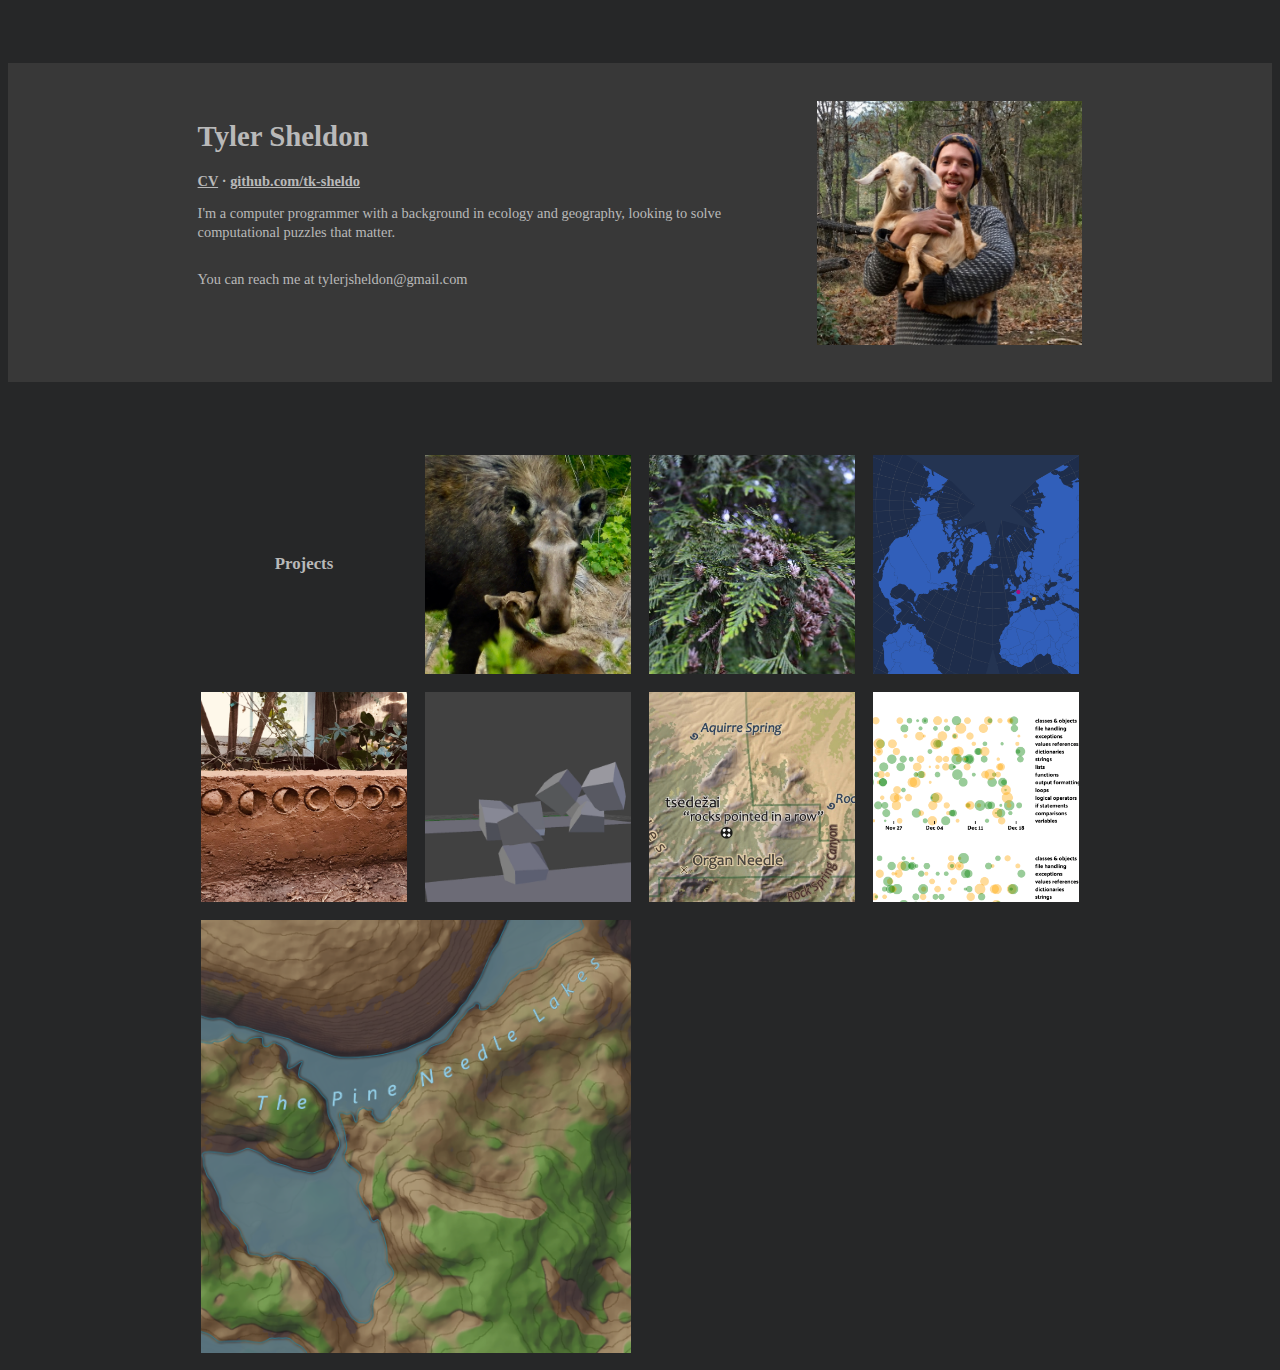
<file: index.html>
<!DOCTYPE html>

<head>
	<meta charset="utf-8" />
	<meta name="viewport" content="width=device-width, initial-scale=1" /> 
	<link href="styles.css" rel="stylesheet">
</head>

<body>
	<div id="header">
		<div id="hc">
			<div id="header-text">
				<h1>Tyler Sheldon</h1>
					<h4>
						<a href="media/Sheldon_CV.pdf">CV</a> &#x000B7 
						<a href="https: //github.com/tk-sheldo">github.com/tk-sheldo</a>
					</h4>
				<p>I'm a computer programmer with a background in ecology and geography, looking to solve computational puzzles that matter.</p>
				<p>You can reach me at tylerjsheld<span style="display: none;">REMOVE</span>on@gmail.com</p>
			</div>
			<img src="media/kiwi-and-goat.jpg">
		</div>
	</div>
		
	<div id="projects" class="content">
		<div id="projects-label">
			<h3>Projects</h3>
		</div>
		<div>
			<a href="projects/moose.html">
				<img src="media/moose_thumb.jpeg">
			</a>
		</div>
		<div>
			<a href="projects/inaturalist-to-google-sheets.html">
				<img src="media/cedar.jpeg">
			</a>
		</div>
		<div>
			<a href="projects/westfield-map/index.html">
				<img src="media/westfield-thumb.png">
			</a>
		</div>
		<div>
			<a href="projects/cob-wall.html">
				<img src="media/cob-thumb.jpeg">
			</a>
		</div>
		<div>
			<a href="projects/blender.html">
				<img src="media/broken_cube.png">
			</a>
		</div>
		<div>
			<a href="projects/OMDP.html">
				<img src="media/OMDP-thumb.png">
			</a>
		</div>
		<div>
			<a href="projects/student-viz/index.html">
				<img src="media/student-viz-thumb.png">
			</a>
		</div>
		<div>
			<a href="projects/the-very-small.html">
				<img src="media/the-very-small-thumb.png">
			</a>
		</div>

	</div>
</body>
</file>
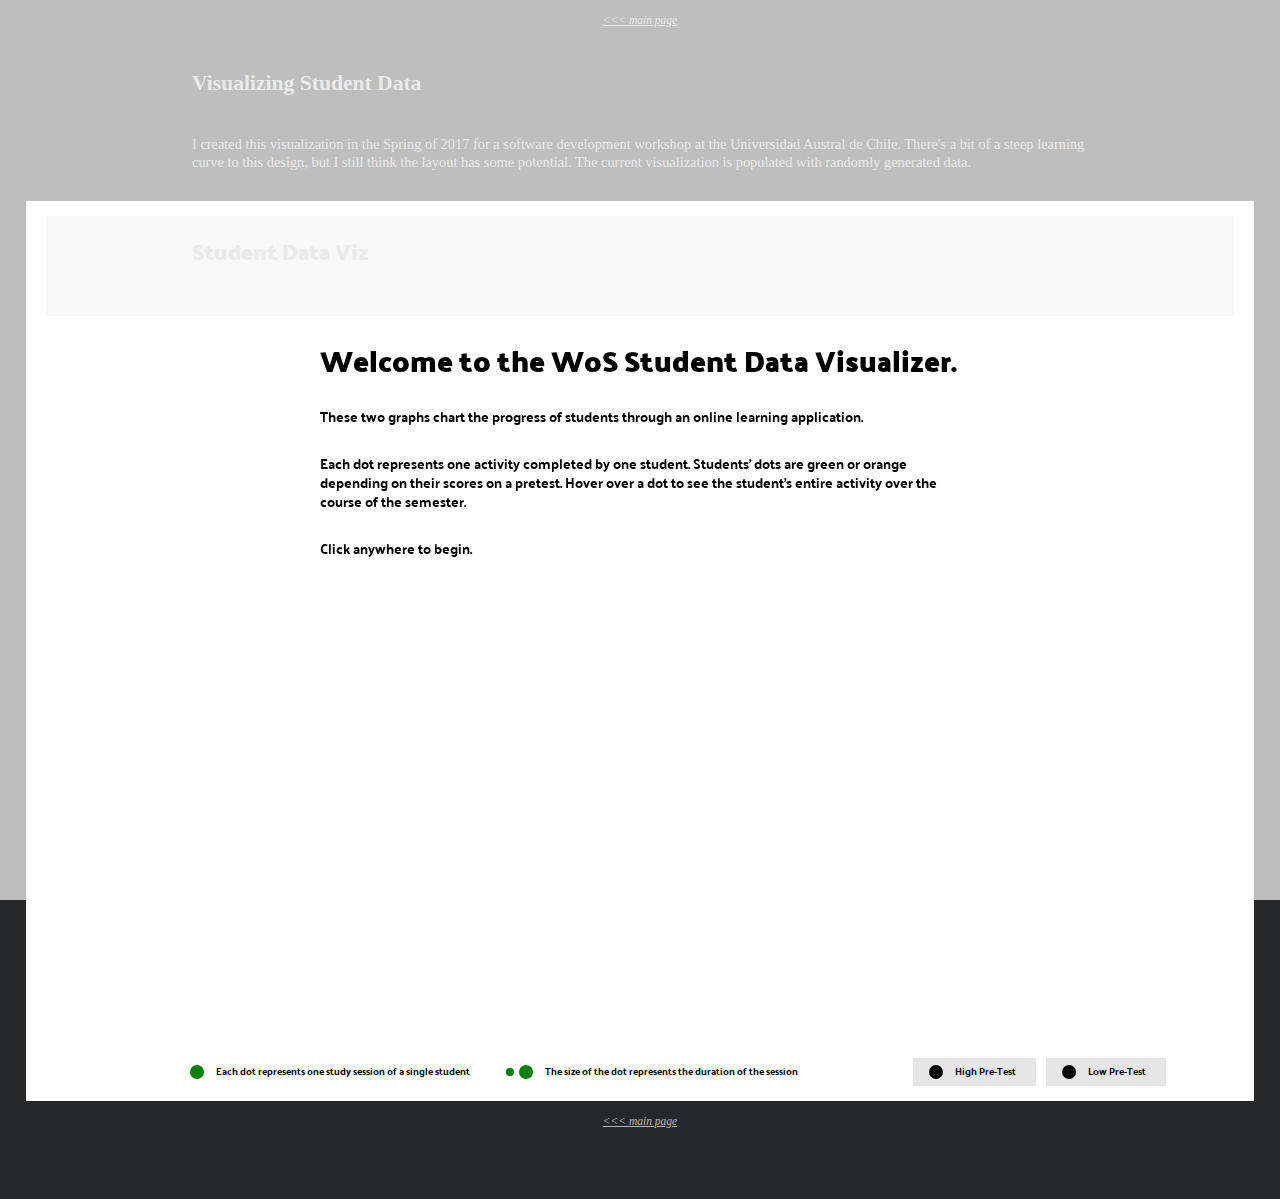
<file: projects/student-viz/index.html>
<!DOCTYPE html>
<html>
    <head>
        <meta charset="utf-8">
        <link href="https://fonts.googleapis.com/css?family=Palanquin+Dark" rel="stylesheet">
        <link href="../../styles.css" rel="stylesheet">
        <link rel="stylesheet" href="fonts/style.css">
        <link rel="stylesheet" type="text/css" href="css/estilos.css">
        <link href="../proj-styles.css" rel="stylesheet">

        <script>
			function off() {
			  document.getElementById("overlay").style.display = "none";
			}
		</script>

    </head>
    <body>
    	<div class="return">
			<a href="../../index.html">&lt;&lt;&lt; main page</a>
		</div>
    	<div class="content">
    		<h2>Visualizing Student Data</h2>
			<p>I created this visualization in the Spring of 2017 for a software development workshop at the Universidad Austral de Chile. There's a bit of a steep learning curve to this design, but I still think the layout has some potential. The current visualization is populated with randomly generated data.</p>
    	</div>
		<div id="viz">
	        <div id="viz-header">
	        	<div id="title-strip">
	        		<h2>Student Data Viz </h2>
	        	</div>
	        </div>
	        <div id="interface">
	        	<div style="flex-grow:1;">
		        	<svg class="graph" id="Chart1"> 
		        		<defs>
							<linearGradient id="grad1" x1="0%" y1="0%" x2="10%" y2="0%">
						    	<stop offset="0%" style="stop-color:white;stop-opacity:0" />
						        <stop offset="100%" style="stop-color:white;stop-opacity:.8" />
						    </linearGradient>
							<linearGradient id="grad2" x1="0%" y1="0%" x2="0%" y2="100%">
					    		<stop offset="0%" style="stop-color:white;stop-opacity:0" />
					        	<stop offset="100%" style="stop-color:white;stop-opacity:1" />
					    	</linearGradient>
						</defs>
		        	</svg>
		        	<svg z-index=2 class="graph" id="Chart2"> </svg>
	        	</div>
	        	<div class="flex-container" id="legend">
	        		<div class="flex-container" id="l1" style="width:800px;">
	        			<div class="flex-container legend-entry">
			      			<svg style="width:14px;height:14px">
			       				<circle cx="7" cy="7" r="7" fill="green"/>
			       			</svg>
			       			<p>Each dot represents one study session of a single student</p>
		       			</div>
		       			<div class="flex-container legend-entry">
			       			<svg style="width:27px;height:14px">
			       				<circle cx="4" cy="7" r="4" fill="green"/>
			       				<circle cx="20" cy="7" r="7" fill="green"/>
			       			</svg>
			       			<p>The size of the dot represents the duration of the session</p>
		       			</div>
	        		</div>
	        		<div class="flex-container legend-entry" id="l2">
		       			<button id="high-pretest">
		       				<div class="flex-container legend-entry">
			       				<svg style="width:14px;height:14px">
				       				<circle cx="7" cy="7" r="7"/>
				       			</svg>
				       			<p>High Pre-Test</p>
			       			</div>
		       			</button>
		       			<button id="low-pretest">
		       			<div class="flex-container legend-entry" id="low-pretest">
			       				<svg style="width:14px;height:14px">
				       				<circle cx="7" cy="7" r="7"/>
				       			</svg>
				       			<p>Low Pre-Test</p>
			       			</div>
			       		</button>
	        		</div>
	        	</div>

	        </div>
	    	<div id="overlay" onclick="off()">
	            <div id="overlay_text" style="font-weight:normal;">
	                <h1>Welcome to the WoS Student Data Visualizer.</h1>
	                <p>These two graphs chart the progress of students through an online learning application.</p>
	                <p>Each dot represents one activity completed by one student. Students' 
	                dots are green or orange depending on their scores on a pretest. Hover over 
	                a dot to see the student's entire activity over the course of the semester. </p>
	                <p>Click anywhere to begin. </p>
	            </div>
	        </div>
    	</div>
    	<div class="return">
			<a href="../index.html"><<< main page</a>
		</div>
	    <script src="https://d3js.org/d3.v4.min.js"></script>
	    <script type="text/javascript" src="js/data_gen.js"></script>
	    <script type="text/javascript" src="js/data_viz.js"></script>
    </body>
</html>
</file>
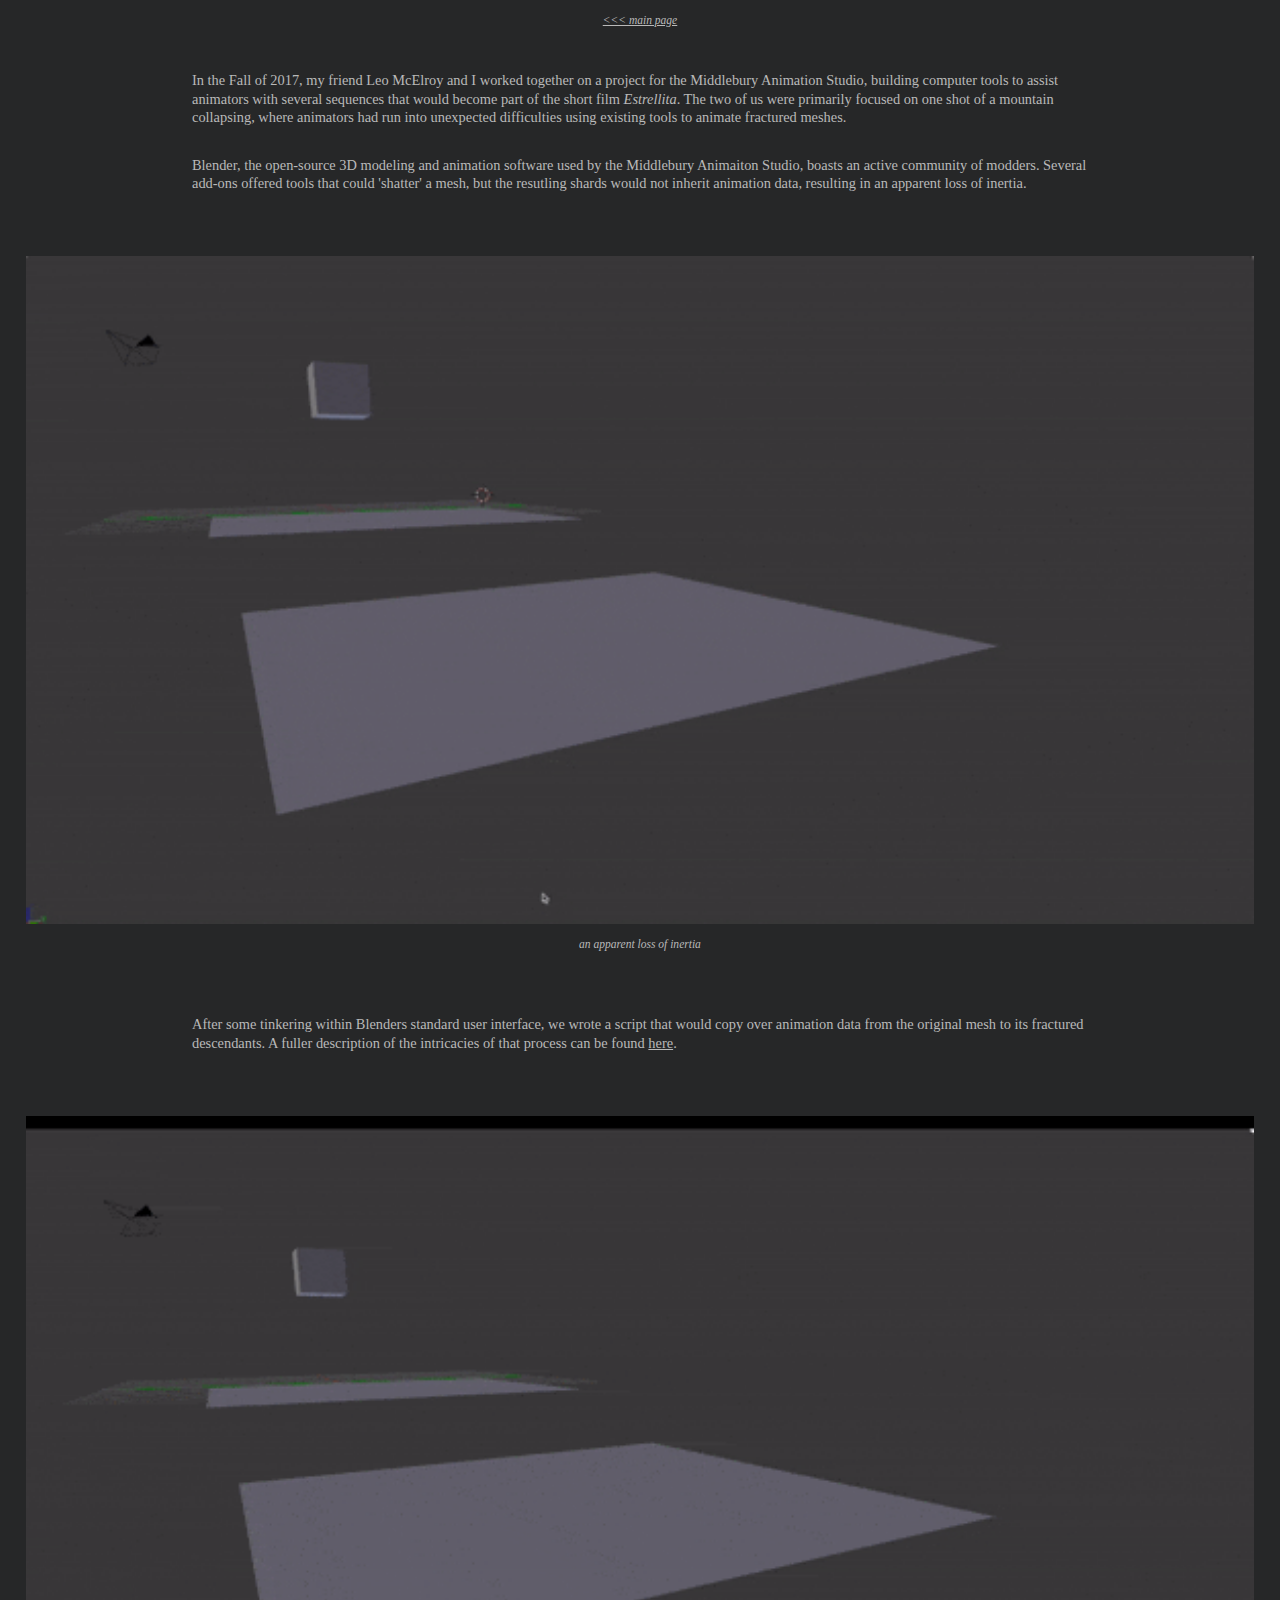
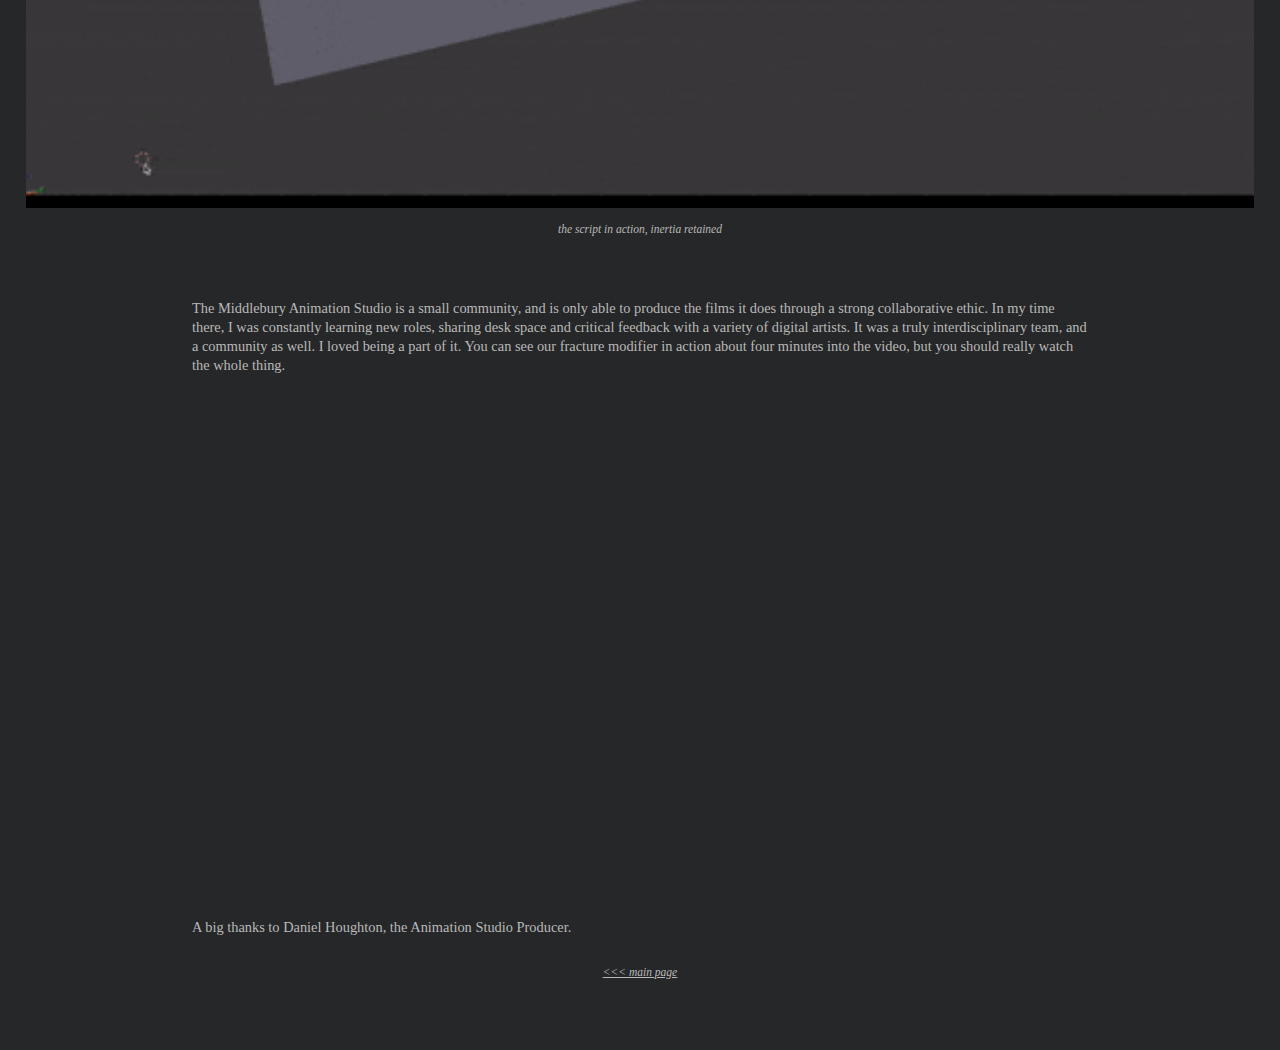
<file: projects/blender.html>
<!DOCTYPE html>

<head>
<meta charset="utf-8" />
<meta name="viewport" content="width=device-width, initial-scale=1" /> 
<link href="../styles.css" rel="stylesheet">
<link href="proj-styles.css" rel="stylesheet">
</head>

<style>

#film {
	margin: 5vh 2vw;
}

#film iframe{
    width: 100%;
    height: 50vh;
}

</style>


<body>
	<div class="return">
		<a href="../index.html"><<< main page</a>
	</div>
	<div class="content">
		<p>In the Fall of 2017, my friend Leo McElroy and I worked together on a project for the Middlebury Animation Studio, building computer tools to assist animators with several sequences that would become part of the short film <i>Estrellita</i>. The two of us were primarily focused on one shot of a mountain collapsing, where animators had run into unexpected difficulties using existing tools to animate fractured meshes.</p>
		<p>Blender, the open-source 3D modeling and animation software used by the Middlebury Animaiton Studio, boasts an active community of modders. Several add-ons offered tools that could 'shatter' a mesh, but the resutling shards would not inherit animation data, resulting in an apparent loss of inertia.</p>

		<div class="image-block">
			<img id="map" src="../media/COM_sans.gif"></img>
			<p> an apparent loss of inertia </p>
		</div>

		<p>After some tinkering within Blenders standard user interface, we wrote a script that would copy over animation data from the original mesh to its fractured descendants. A fuller description of the intricacies of that process can be found <a href="../media/cs500_write_up.pdf" target="_blank">here</a>.</p>

		<div class="image-block">
			<img id="map" src="../media/COM_with.gif"></img>
			<p>the script in action, inertia retained</p>
		</div>

		<p>The Middlebury Animation Studio is a small community, and is only able to produce the films it does through a strong collaborative ethic. In my time there, I was constantly learning new roles, sharing desk space and critical feedback with a variety of digital artists. It was a truly interdisciplinary team, and a community as well. I loved being a part of it. You can see our fracture modifier in action about four minutes into the video, but you should really watch the whole thing.</p>

		<div id="film">
		<iframe src="https://player.vimeo.com/video/276050194?h=dc5858d5e8" title="Estrellita short film" frameborder="0" allow="autoplay; fullscreen; picture-in-picture" allowfullscreen ></iframe>
		</div>

		<p>A big thanks to Daniel Houghton, the Animation Studio Producer.</p>
	</div>
	<div class="return">
		<a href="../index.html"><<< main page</a>
	</div>

</body>
</file>
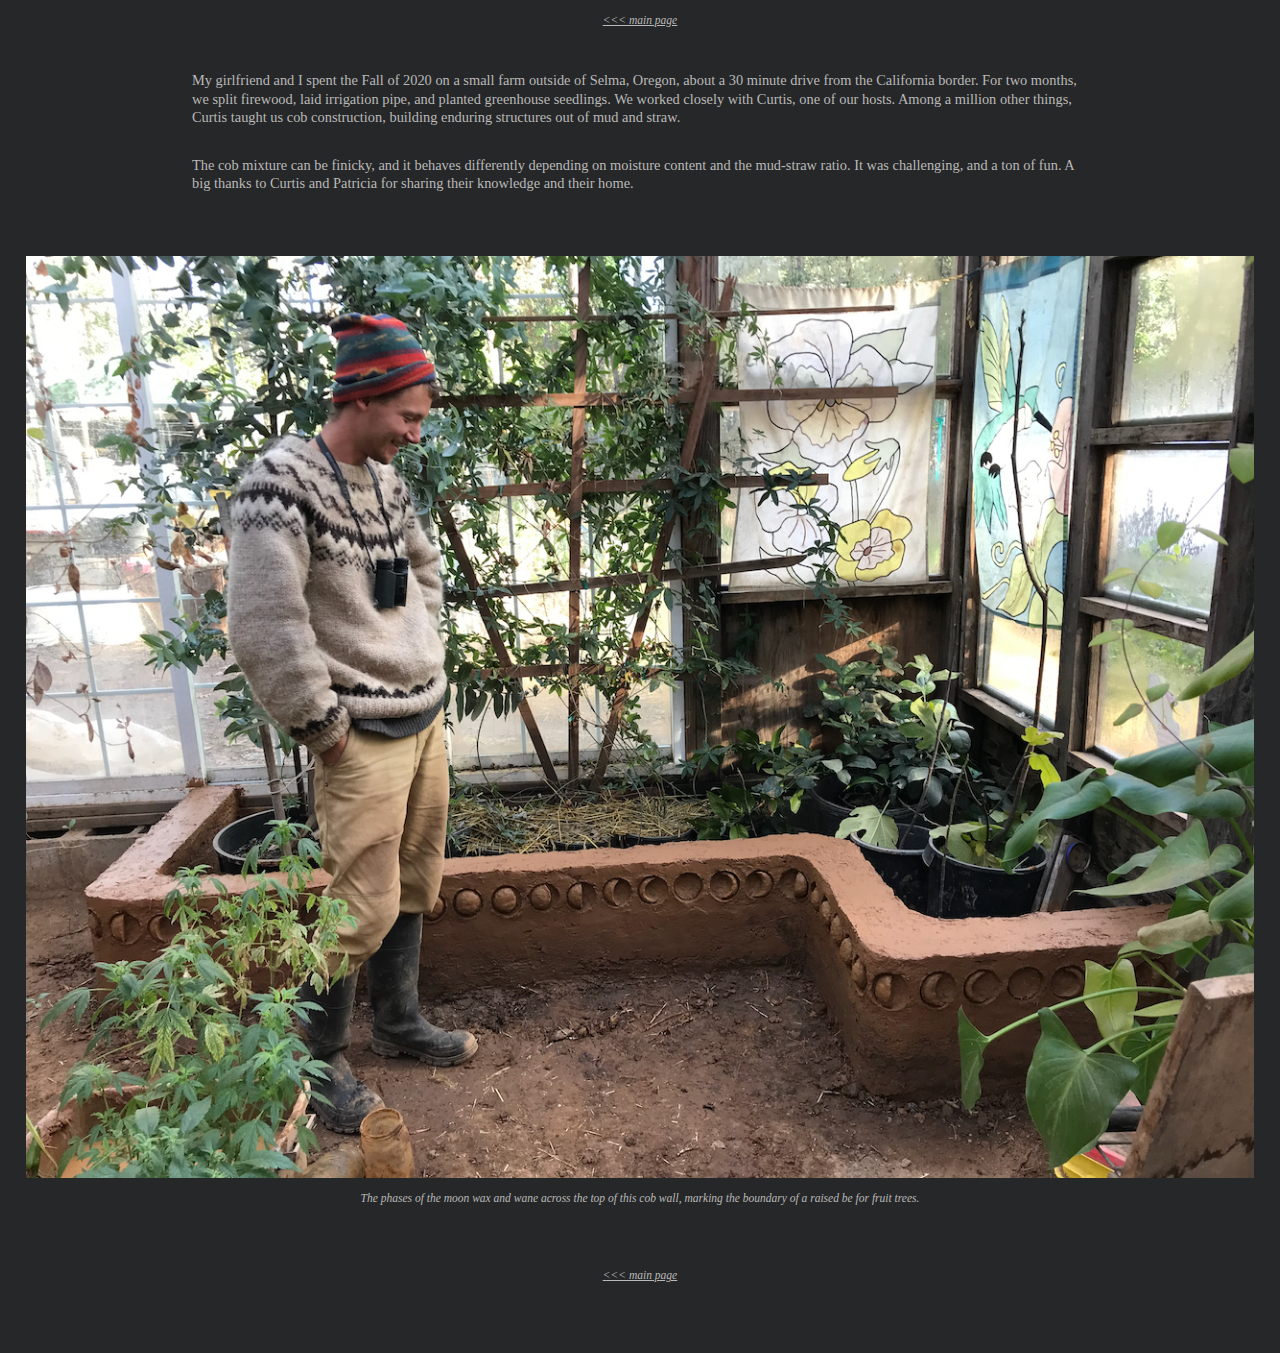
<file: projects/cob-wall.html>
<!DOCTYPE html>

<head>
<meta charset="utf-8" />
<meta name="viewport" content="width=device-width, initial-scale=1" /> 
<link href="../styles.css" rel="stylesheet">
<link href="proj-styles.css" rel="stylesheet">
</head>

<body>
	<div class="return">
		<a href="../index.html"><<< main page</a>
	</div>
	<div class="content">
		<p>My girlfriend and I spent the Fall of 2020 on a small farm outside of Selma, Oregon, about a 30 minute drive from the California border. For two months, we split firewood, laid irrigation pipe, and planted greenhouse seedlings. We worked closely with Curtis, one of our hosts. Among a million other things, Curtis taught us cob construction, building enduring structures out of mud and straw.</p>
		<p>The cob mixture can be finicky, and it behaves differently depending on moisture content and the mud-straw ratio. It was challenging, and a ton of fun. A big thanks to Curtis and Patricia for sharing their knowledge and their home.</p>
		<div class="image-block">
			<img src="../media/cob1.jpeg"></img>
			<p>The phases of the moon wax and wane across the top of this cob wall, marking the boundary of a raised be for fruit trees.</p>
		</div>
	</div>
	<div class="return">
		<a href="../index.html"><<< main page</a>
	</div>
	
</body>
</file>
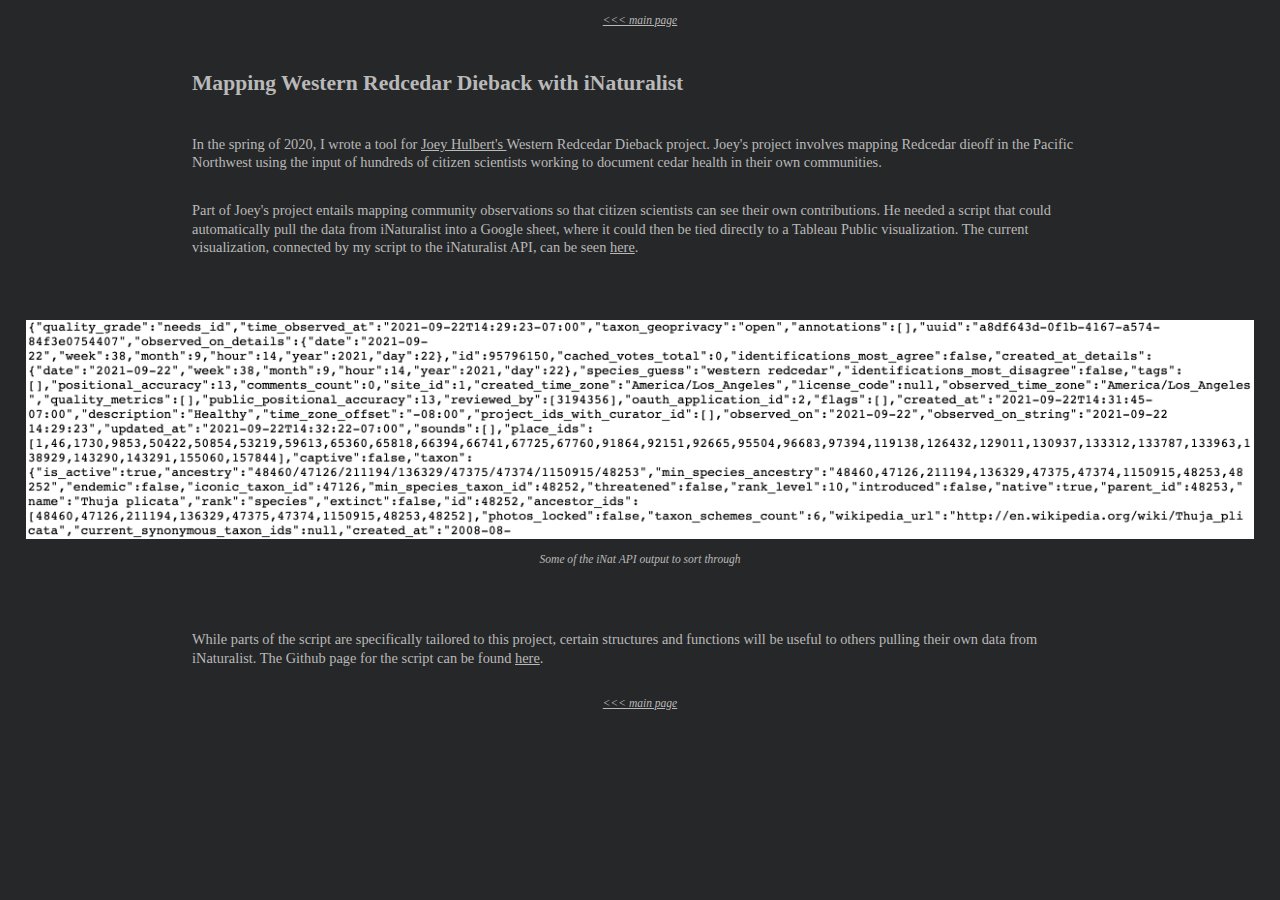
<file: projects/inaturalist-to-google-sheets.html>
<!DOCTYPE html>

<head>
<meta charset="utf-8" />
<meta name="viewport" content="width=device-width, initial-scale=1" /> 
<link href="../styles.css" rel="stylesheet">
<link href="proj-styles.css" rel="stylesheet">
</head>

<style>

</style>

<body>
	<div class="return">
		<a href="../index.html"><<< main page</a>
	</div>
	<div class="content">
		<h2>Mapping Western Redcedar Dieback with iNaturalist</h2>
		<p>In the spring of 2020, I wrote a tool for <a href="https://jmhulbert.github.io/" target="_blank">Joey Hulbert's </a> Western Redcedar Dieback project. Joey's project involves mapping Redcedar dieoff in the Pacific Northwest using the input of hundreds of citizen scientists working to document cedar health in their own communities.</p>

		<p>Part of Joey's project entails mapping community observations so that citizen scientists can see their own contributions. He needed a script that could automatically pull the data from iNaturalist into a Google sheet, where it could then be tied directly to a Tableau Public visualization. The current visualization, connected by my script to the iNaturalist API, can be seen <a href="https://foresthealth.org/analyses/" target="_blank">here</a>.</p>
		<div class="image-block">
			<img src="../media/inaturalist-api.png"></img>
			<p>Some of the iNat API output to sort through</p>
		</div>
		<p>While parts of the script are specifically tailored to this project, certain structures and functions will be useful to others pulling their own data from iNaturalist. The Github page for the script can be found <a href="https://github.com/tk-sheldo/JSON-to-sheet" target="_blank">here</a>.</p>
	</div>
	<div class="return">
		<a href="../index.html"><<< main page</a>
	</div>
</body>
</file>
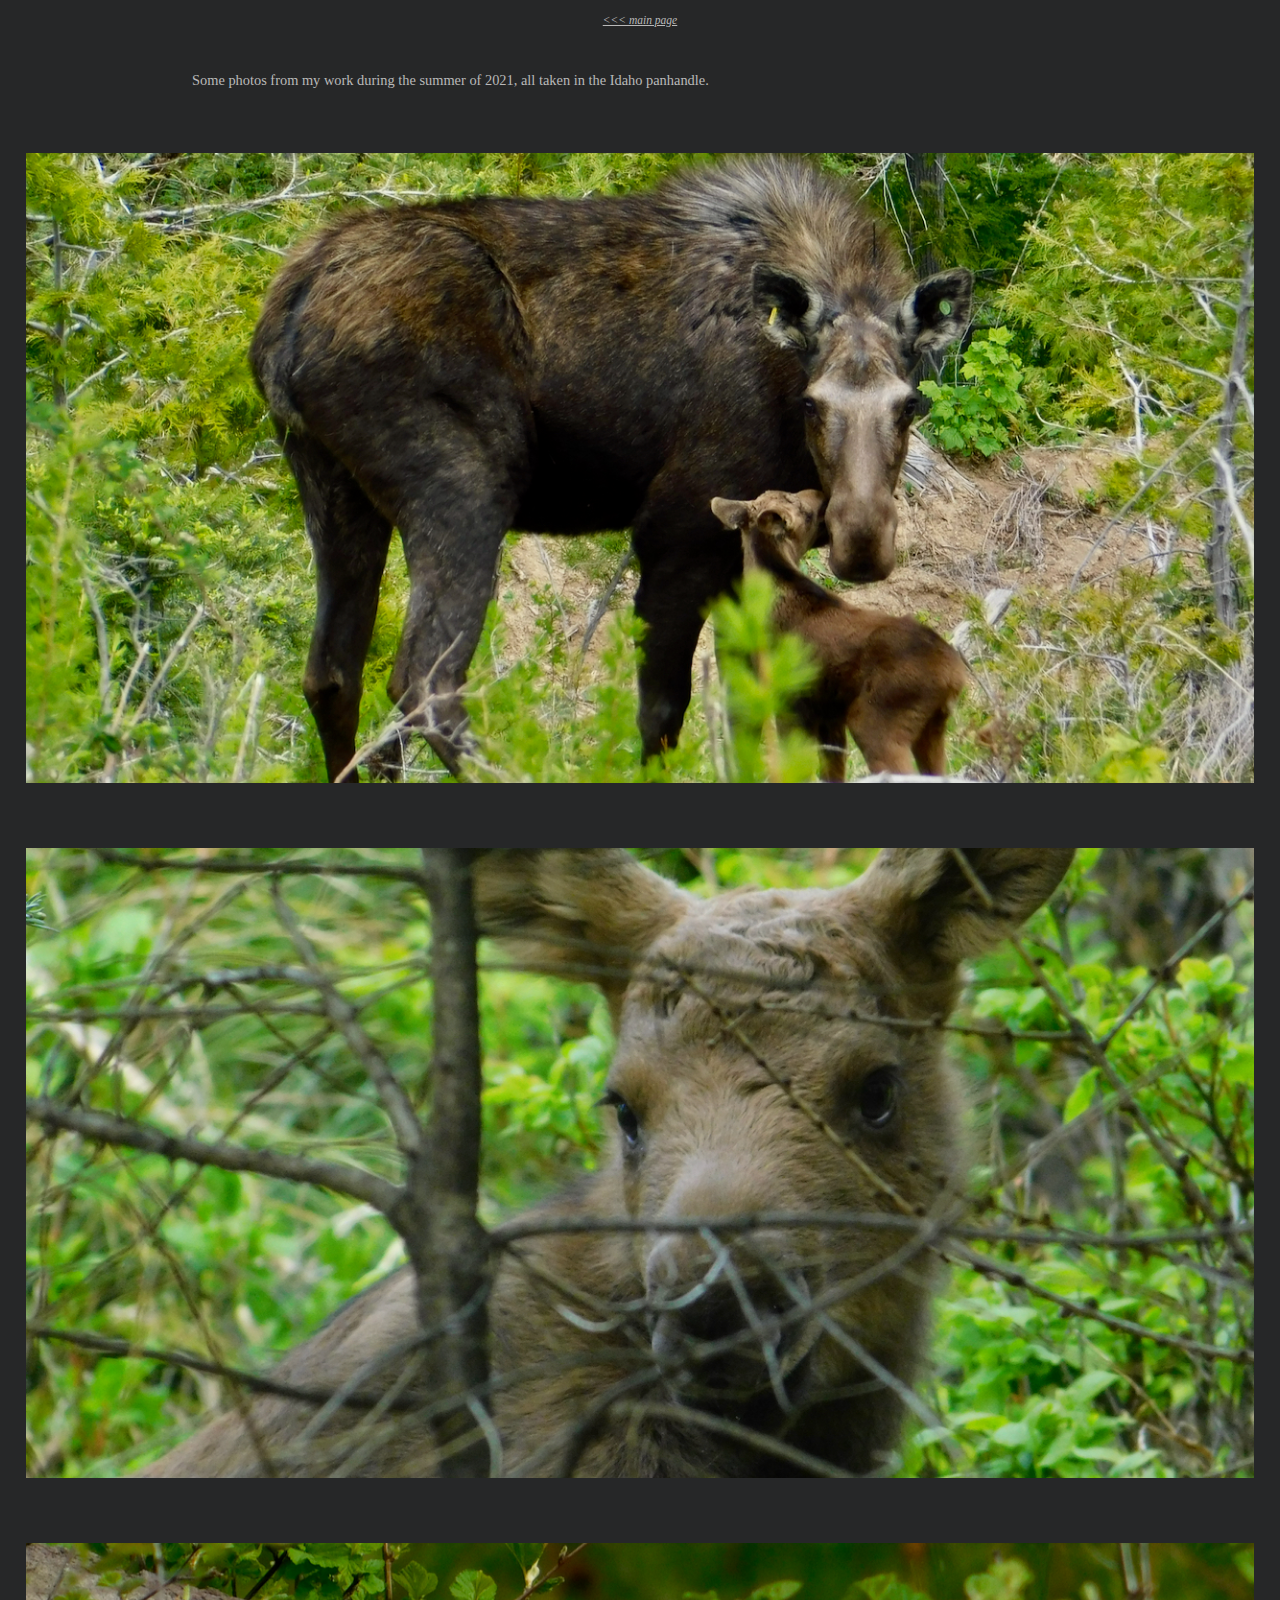
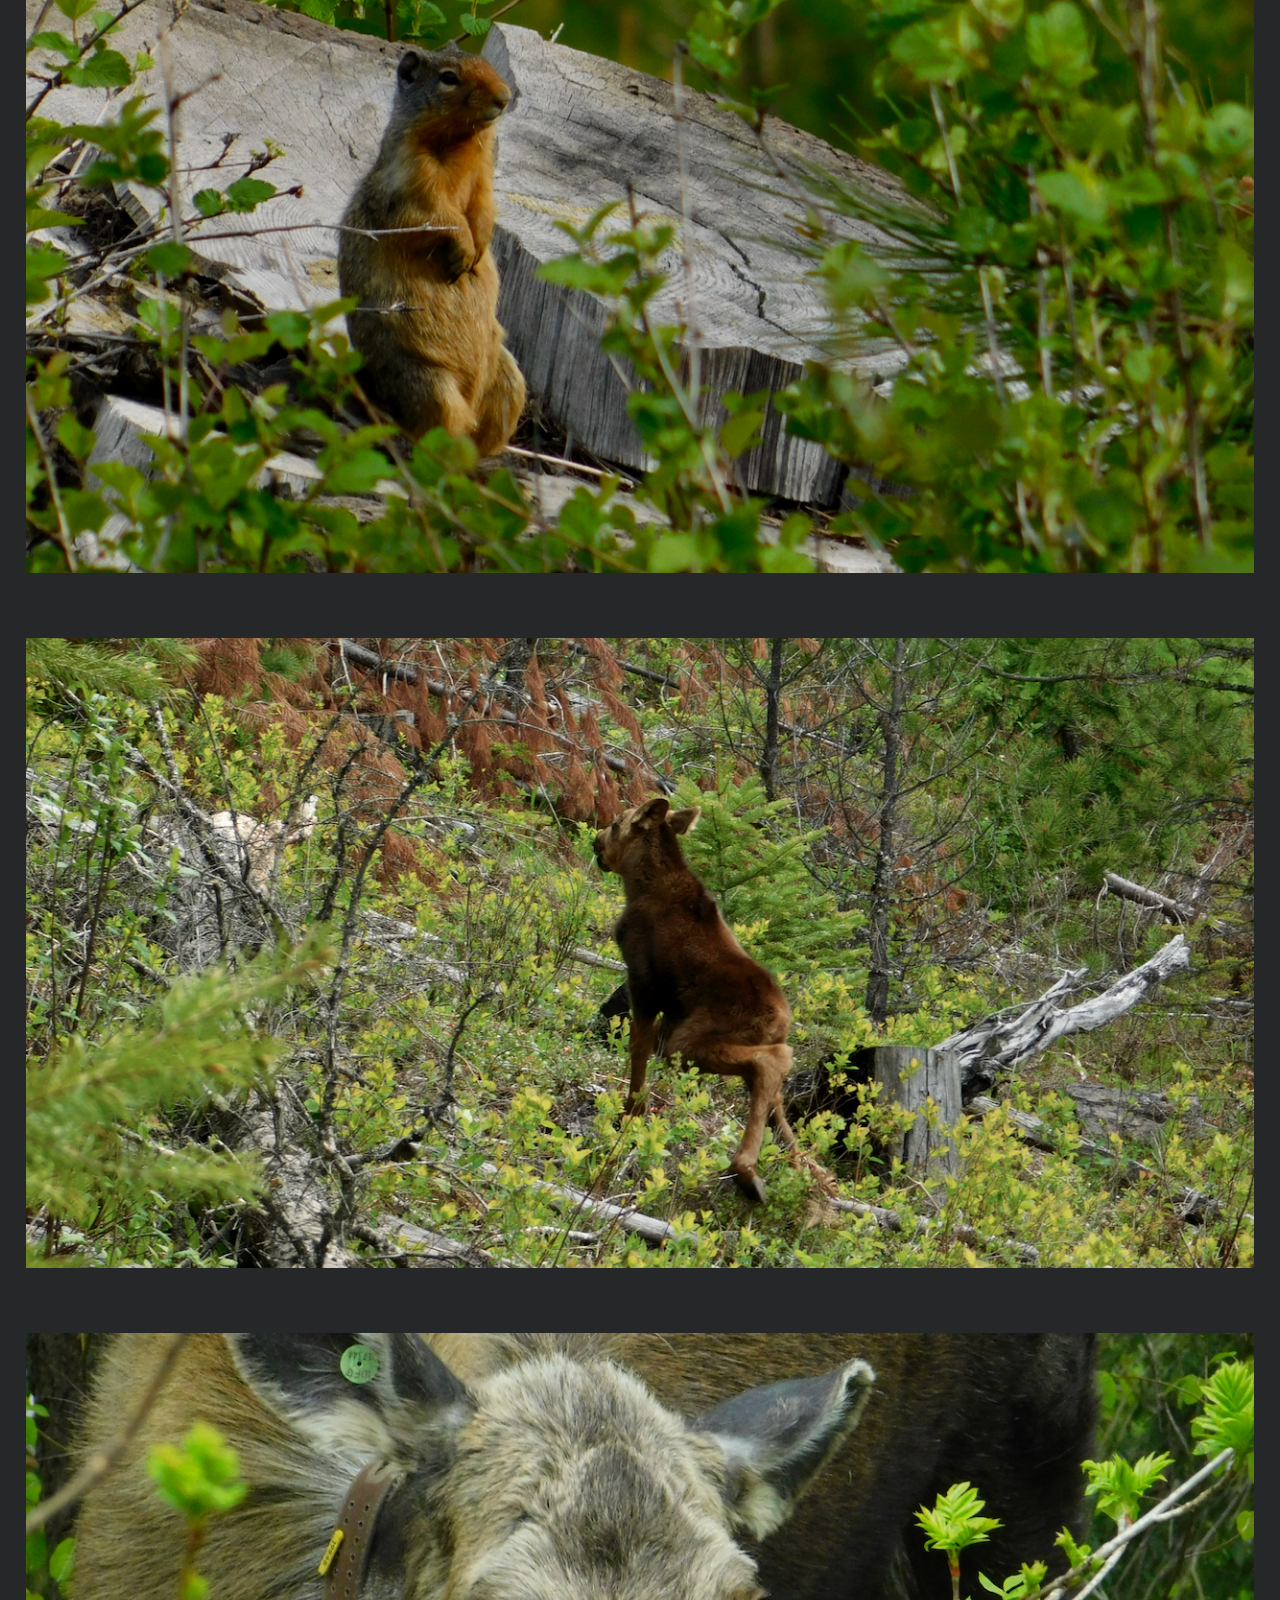
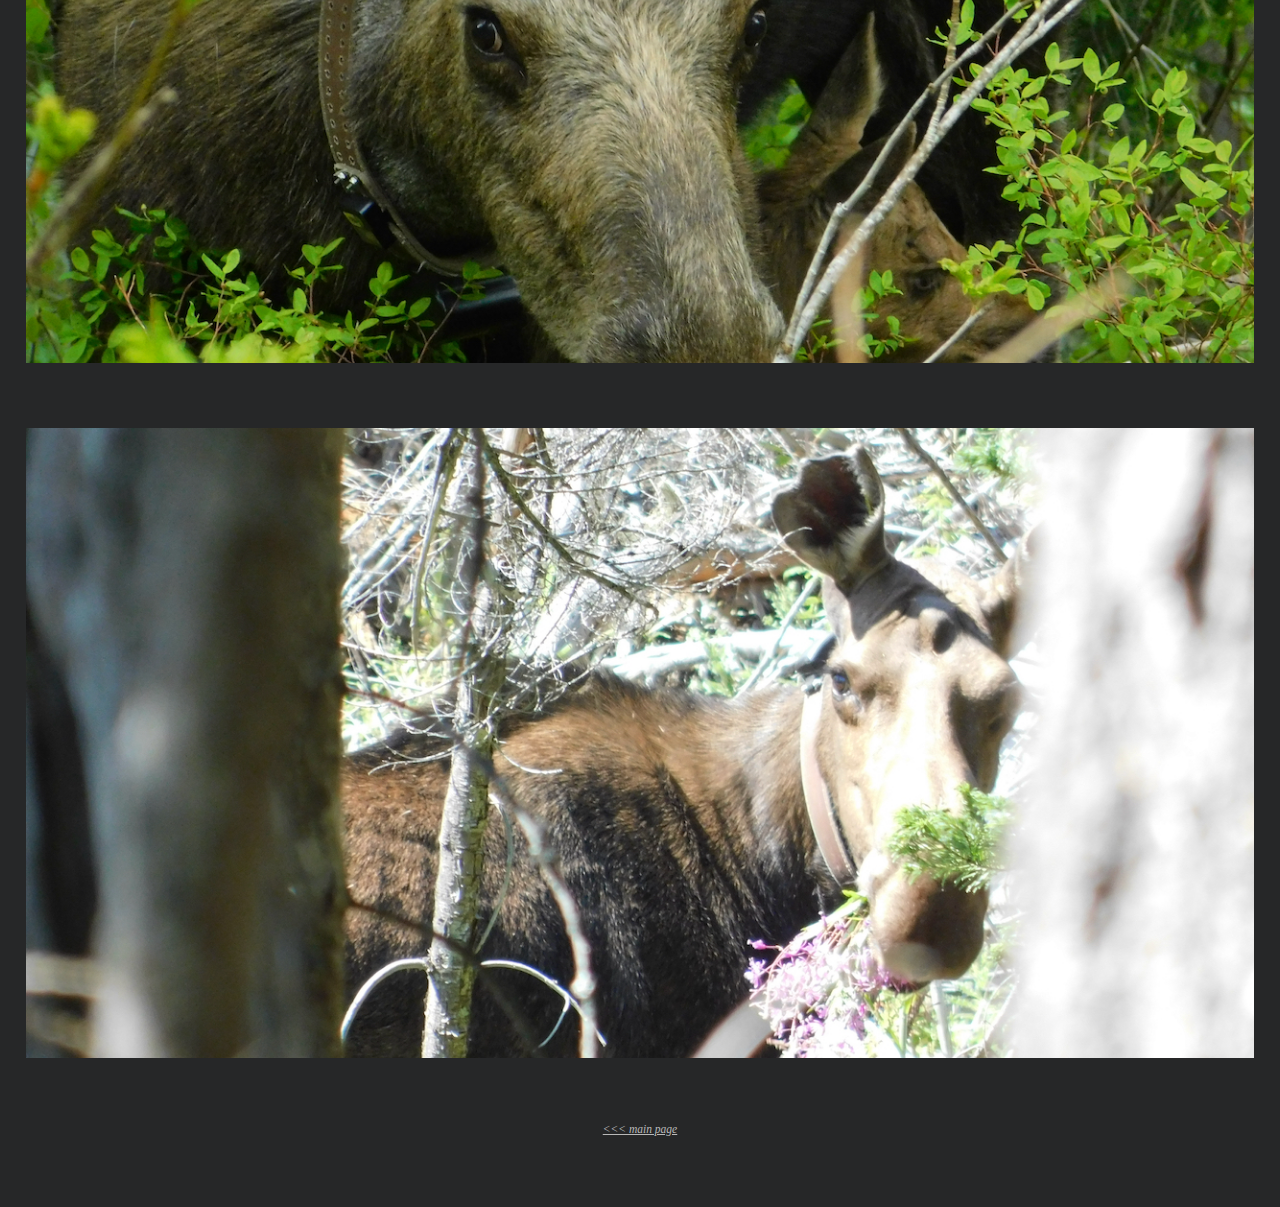
<file: projects/moose.html>
<!DOCTYPE html>

<head>
<meta charset="utf-8" />
<meta name="viewport" content="width=device-width, initial-scale=1" /> 
<link href="../styles.css" rel="stylesheet">
<link href="proj-styles.css" rel="stylesheet">
</head>

<style>
	
img {
	height: 70vh;
}

</style>


<body>
	<div class="return">
		<a href="../index.html"><<< main page</a>
	</div>
	<div class="content">
		<p> Some photos from my work during the summer of 2021, all taken in the Idaho panhandle.</p>
	</div>
	<div class="image-block">
		<img id="map" src="../media/moose/1.jpeg"></img>
	</div>
	<div class="image-block">
		<img id="map" src="../media/moose/2.jpeg"></img>
	</div>
	<div class="image-block">
		<img id="map" src="../media/moose/3.jpeg"></img>
	</div>
	<div class="image-block">
		<img id="map" src="../media/moose/4.jpeg"></img>
	</div>
	<div class="image-block">
		<img id="map" src="../media/moose/5.jpeg"></img>
	</div>
	<div class="image-block">
		<img id="map" src="../media/moose/6.jpeg"></img>
	</div>
	<div class="return">
		<a href="../index.html"><<< main page</a>
	</div>


</body>
</file>
<file: styles.css>
body {
	font-family: Georgia, serif;
	font-size: .9rem;
	background: #262728;
	color: #b9b9b9;
}

p {
	line-height: 1.3em;
    margin-block-end: 2em;
}

a {
	color: #b9b9b9;
}

#header {
	background-color: #383838;
	margin: 5% 0;
	padding: 3% 15%;
}

#header #hc {
	display: flex;
    justify-content: center;

}

#header img {
	width: 30%;
	object-fit: cover;
	flex-shrink: 3;
	margin: 0px 0px 0px 75px;
}

#header h4 {
	margin: 0px;
}

#projects {
	max-width: 70vw;
    margin: auto;
	display: flex;
	flex-wrap: wrap;
	justify-content: flex-start;
}

#projects #projects-label {
	display: flex;
	justify-content: center;
	align-items: center;
}

#projects #projects-label:hover {
	background: none;
}

#projects div {
	width: 25%;
    max-width: 50%;
    min-width: 150px;
    padding: 1%;
    box-sizing: border-box;
    flex-grow: 1;
}

#projects div:hover {
	background: #383838;
}

#projects img {
	object-fit: cover;
	width: 100%;
	height: 100%;
}

@media only screen and (max-width: 450px) {
	/* For mobile phones: */
	#header img {
		width: 100%;
		height: 25vh;
		margin: 10px 0px;
	}

	#hc {
	    flex-direction: column-reverse;
	}

	#projects {
		max-width: 80vw;
	}

	#projects div {
		min-width: 120px;
	}
}
</file>
<file: projects/student-viz/fonts/style.css>
@font-face {
  font-family: 'icomoon';
  src:  url('icomoon.eot?bbt8zv');
  src:  url('icomoon.eot?bbt8zv#iefix') format('embedded-opentype'),
    url('icomoon.ttf?bbt8zv') format('truetype'),
    url('icomoon.woff?bbt8zv') format('woff'),
    url('icomoon.svg?bbt8zv#icomoon') format('svg');
  font-weight: normal;
  font-style: normal;
}

[class^="icon-"], [class*=" icon-"] {
  /* use !important to prevent issues with browser extensions that change fonts */
  font-family: 'icomoon' !important;
  speak: none;
  font-style: normal;
  font-weight: normal;
  font-variant: normal;
  text-transform: none;
  line-height: 1;

  /* Better Font Rendering =========== */
  -webkit-font-smoothing: antialiased;
  -moz-osx-font-smoothing: grayscale;
}

.icon-checkbox-checked:before {
  content: "\ea52";
}
.icon-checkbox-unchecked:before {
  content: "\ea53";
}
.icon-radio-checked:before {
  content: "\ea54";
}
.icon-radio-checked2:before {
  content: "\ea55";
}
.icon-radio-unchecked:before {
  content: "\ea56";
}
</file>
<file: projects/student-viz/css/estilos.css>
* {
  
}

html {
}

body {
  margin:0;
  background-size: auto;
  background: #262728;
  color: #b9b9b9;
}

#viz {
  font-family: 'Palanquin Dark', sans-serif;
  height: 100vh;
  background: white;
  box-sizing: border-box;
  margin:0;
}

#viz-header {
  padding: 15px 20px 20px;
}

.flex-container {
  display: flex;
  flex-wrap: wrap;
  justify-content: center;
  align-items: center;
}

#header{
	height: 15%;
	padding: 25px 10px 5px;
}

#title-strip {
	background-color:#e6e6e6;
	padding: 15px 20px 5px;
}

h2 {
	margin: 0;
}

#interface{
	display: flex;
	flex-flow: column;
	position: relative;
	width: 95%;
	height: 85%;
	margin: auto;
	background: rgba(0, 0, 0, 0);
}

.graph {
	width: 80%;
	height: 50%;
	padding: 5px;
	display: block;
	margin: auto;
}

#legend {
	margin: 12px;
}

.legend-entry {
	
	font-size: 10px;
	flex-wrap: nowrap;
	margin: 3px 12px;
}

.legend-entry > p {
	margin: .2rem .5rem;
}

.legend-entry > svg {	
	margin: 4px 4px;
}

button {
    border: none;
    padding: 0px;
    margin: 0px 5px;
    background: #e6e6e6;
    cursor: pointer;
    text-align: center;
    transition: background 250ms ease-in-out, 
                transform 150ms ease;
	flex-wrap: nowrap;
}

button:hover {
	background: #cccccc;
}

#overlay {
  position: fixed;
  display: block;
  width: 100%;
  height: 100%;
  top: 0;
  left: 0;
  right: 0;
  bottom: 0;
  background-color: rgba(255,255,255,0.7);
  z-index: 2;
  cursor: pointer;
}

#overlay_text{
  position: absolute;
  top: 50%;
  left: 50%;
  color: black;
  transform: translate(-50%,-50%);
  -ms-transform: translate(-50%,-50%);
}



.graphs{
	width: 90%;
	padding: 10px 30px;
	margin: auto;
	display:block;
}

#translucent_borders{
	fill: white;
	fill-opacity: .8;
}

.axis {
  font-family: 'Palanquin Dark', sans-serif;
}

.axis path{
    stroke-width: 0;
}

button {
  font-family: 'Palanquin Dark', sans-serif;
}

#y_axis{
    stroke-width: 0;
    font-size: 10px;
}

/*
.leg_div{
    padding: 20px;
    font-size: 10px;
    display: block;
    margin: auto;
}

*/

#legend{
	color: black
}
</file>
<file: projects/proj-styles.css>
body {
	margin: 1vh 2vw 8vh;
}

h2 {
	margin-block-end: 1.8em;
}

.return {
	font-size: .8em;
	margin: 1.2em 1.2em 5vh;
	font-style: italic;
	text-align: center;
}

.content p, h1, h2, h3, h4, h5, h6 {
	max-width: 70vw;
	margin-inline: auto;
}

.image-block {
	text-align: center;
	font-style: italic;
	font-size: .8em;
	margin-block: 7vh;
}

.image-block img {
	object-fit: cover;
	margin: 30px 0px;
	width: 100%;
	margin: auto;
}

@media only screen and (max-width: 400px) {
	/* For mobile phones: */
	
	body {
		margin: 5% 2%;
	}
}
</file>
